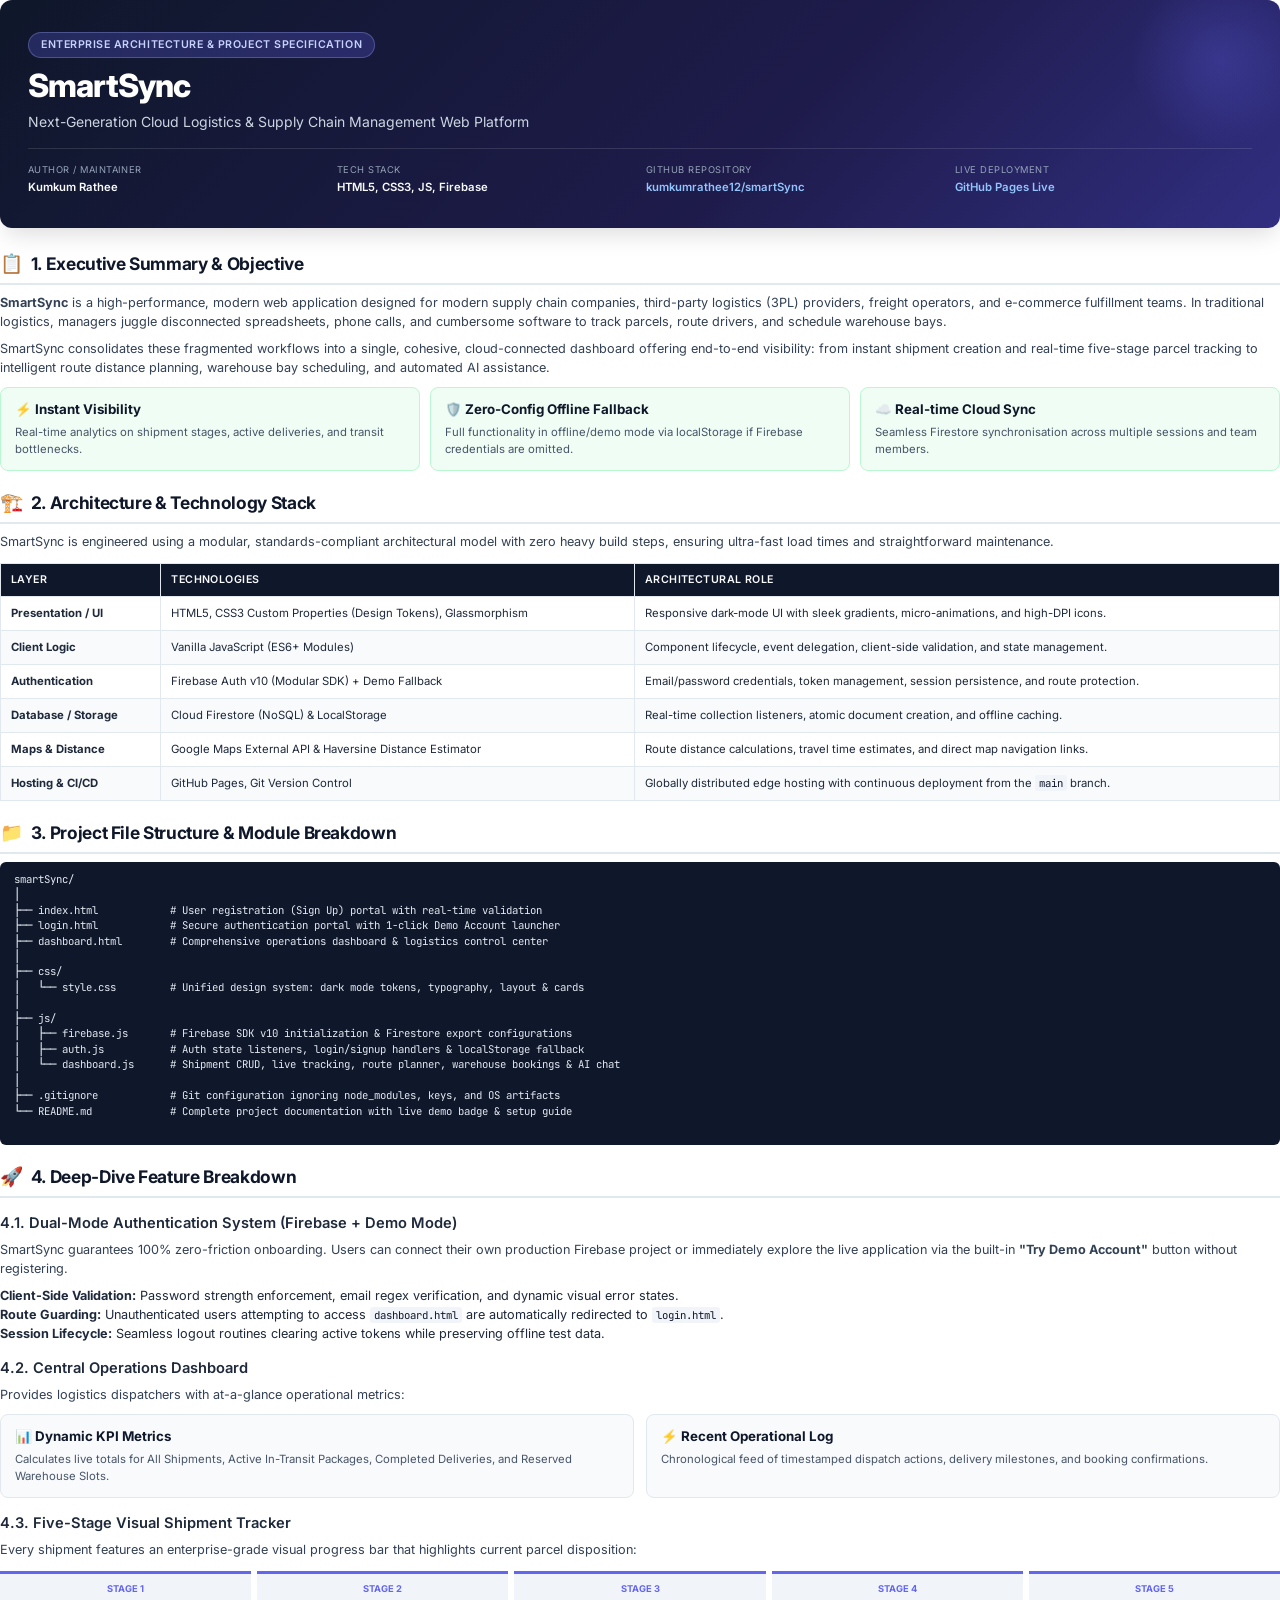
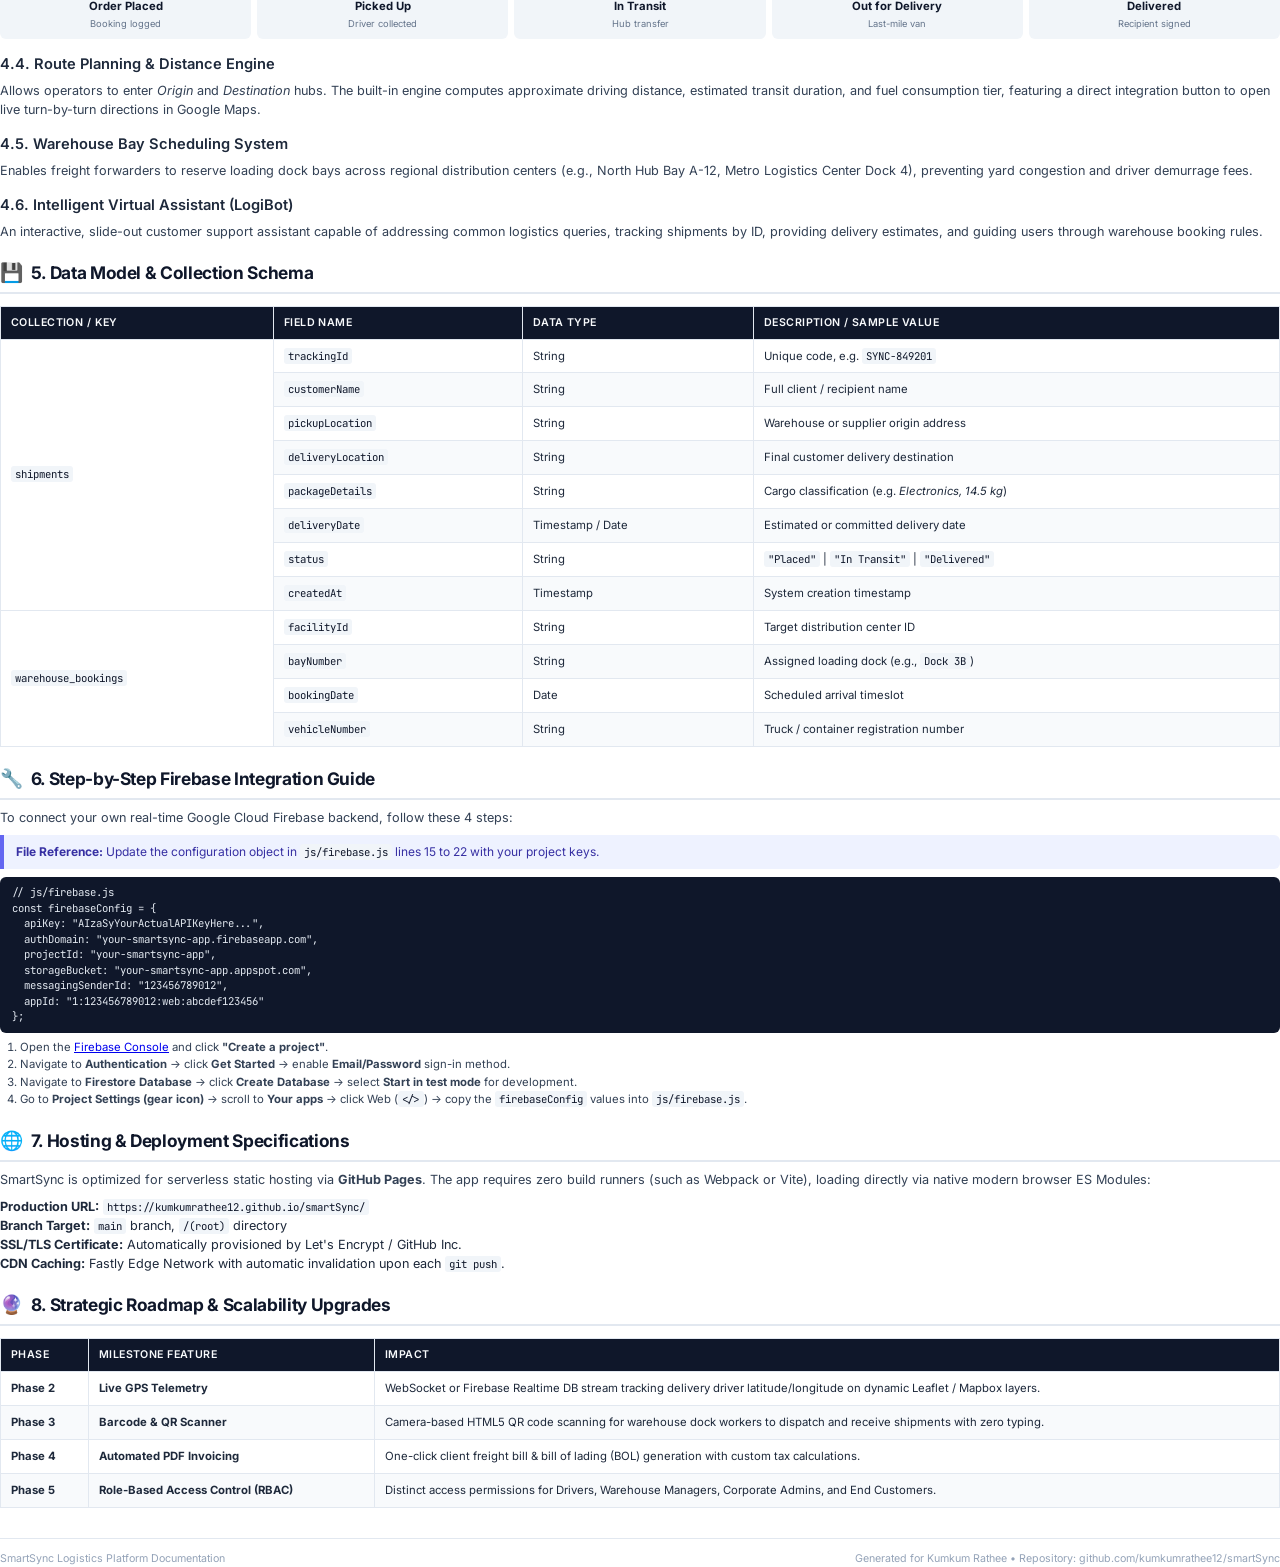
<file: SmartSync_Project_Documentation.html>
<!DOCTYPE html>
<html lang="en">
<head>
  <meta charset="UTF-8">
  <title>SmartSync Logistics Platform – Project Documentation</title>
  <style>
    @import url('https://fonts.googleapis.com/css2?family=Inter:wght@300;400;500;600;700;800&family=JetBrains+Mono:wght@400;500&display=swap');

    @page {
      size: A4;
      margin: 12mm 14mm 12mm 14mm;
      @bottom-right {
        content: counter(page);
        font-family: 'Inter', sans-serif;
        font-size: 8.5pt;
        color: #64748b;
      }
    }

    * {
      box-sizing: border-box;
      margin: 0;
      padding: 0;
    }

    body {
      font-family: 'Inter', -apple-system, BlinkMacSystemFont, "Segoe UI", Roboto, sans-serif;
      color: #1e293b;
      background-color: #ffffff;
      line-height: 1.5;
      font-size: 9.5pt;
      -webkit-print-color-adjust: exact;
      print-color-adjust: exact;
    }

    /* Cover / Hero Header */
    .header-hero {
      background: linear-gradient(135deg, #0f172a 0%, #1e1b4b 60%, #312e81 100%);
      color: #ffffff;
      padding: 32px 28px;
      border-radius: 12px;
      margin-bottom: 22px;
      box-shadow: 0 10px 25px -5px rgba(0,0,0,0.15);
      position: relative;
      overflow: hidden;
    }

    .header-hero::after {
      content: "";
      position: absolute;
      top: -30px;
      right: -30px;
      width: 180px;
      height: 180px;
      background: radial-gradient(circle, rgba(99, 102, 241, 0.25) 0%, transparent 70%);
      border-radius: 50%;
    }

    .badge-pill {
      display: inline-flex;
      align-items: center;
      gap: 6px;
      background: rgba(99, 102, 241, 0.25);
      border: 1px solid rgba(165, 180, 252, 0.3);
      color: #c7d2fe;
      padding: 4px 12px;
      border-radius: 9999px;
      font-size: 8pt;
      font-weight: 600;
      text-transform: uppercase;
      letter-spacing: 0.05em;
      margin-bottom: 10px;
    }

    .header-hero h1 {
      font-size: 24pt;
      font-weight: 800;
      letter-spacing: -0.03em;
      line-height: 1.15;
      margin-bottom: 6px;
    }

    .header-hero .subtitle {
      font-size: 10.5pt;
      color: #cbd5e1;
      max-width: 680px;
      margin-bottom: 16px;
      font-weight: 400;
    }

    .meta-grid {
      display: grid;
      grid-template-columns: repeat(4, 1fr);
      gap: 12px;
      border-top: 1px solid rgba(255,255,255,0.12);
      padding-top: 14px;
    }

    .meta-item .meta-label {
      font-size: 7pt;
      text-transform: uppercase;
      letter-spacing: 0.05em;
      color: #94a3b8;
      margin-bottom: 2px;
    }

    .meta-item .meta-val {
      font-size: 8.5pt;
      font-weight: 600;
      color: #f8fafc;
    }

    .meta-item a {
      color: #93c5fd;
      text-decoration: none;
    }

    /* Typography & Sections */
    h2 {
      font-size: 13pt;
      font-weight: 700;
      color: #0f172a;
      letter-spacing: -0.02em;
      margin: 18px 0 8px 0;
      display: flex;
      align-items: center;
      gap: 8px;
      border-bottom: 2px solid #e2e8f0;
      padding-bottom: 5px;
      break-after: avoid;
      page-break-after: avoid;
    }

    h2 .icon {
      font-size: 14pt;
    }

    h3 {
      font-size: 11pt;
      font-weight: 600;
      color: #1e293b;
      margin: 14px 0 6px 0;
    }

    p {
      margin-bottom: 8px;
      color: #334155;
      font-size: 9.5pt;
    }

    /* Cards & Grids */
    .card-grid-2 {
      display: grid;
      grid-template-columns: 1fr 1fr;
      gap: 12px;
      margin: 10px 0;
    }

    .card-grid-3 {
      display: grid;
      grid-template-columns: 1fr 1fr 1fr;
      gap: 10px;
      margin: 10px 0;
    }

    .feature-card {
      background: #f8fafc;
      border: 1px solid #e2e8f0;
      border-radius: 8px;
      padding: 12px 14px;
      page-break-inside: avoid;
    }

    .feature-card.highlight {
      background: #f0fdf4;
      border-color: #bbf7d0;
    }

    .feature-card-header {
      display: flex;
      align-items: center;
      gap: 8px;
      font-weight: 700;
      font-size: 10pt;
      color: #0f172a;
      margin-bottom: 4px;
    }

    .feature-card p {
      font-size: 8.5pt;
      color: #475569;
      margin-bottom: 0;
    }

    /* Tables */
    table {
      width: 100%;
      border-collapse: collapse;
      margin: 12px 0;
      font-size: 8.5pt;
      page-break-inside: avoid;
    }

    th, td {
      padding: 8px 10px;
      text-align: left;
      border: 1px solid #e2e8f0;
    }

    th {
      background-color: #0f172a;
      color: #f8fafc;
      font-weight: 600;
      font-size: 8pt;
      text-transform: uppercase;
      letter-spacing: 0.04em;
    }

    tr:nth-child(even) {
      background-color: #f8fafc;
    }

    .tag {
      display: inline-block;
      padding: 2px 7px;
      border-radius: 4px;
      font-size: 7.5pt;
      font-weight: 600;
    }

    .tag-blue { background: #dbeafe; color: #1e40af; }
    .tag-green { background: #dcfce7; color: #166534; }
    .tag-purple { background: #f3e8ff; color: #6b21a8; }
    .tag-amber { background: #fef3c7; color: #92400e; }

    /* Code blocks */
    pre, code {
      font-family: 'JetBrains Mono', Consolas, monospace;
      font-size: 8pt;
    }

    pre {
      background: #0f172a;
      color: #e2e8f0;
      padding: 10px 14px;
      border-radius: 6px;
      margin: 8px 0;
      overflow-x: auto;
      line-height: 1.45;
    }

    code {
      background: #f1f5f9;
      color: #0f172a;
      padding: 1px 4px;
      border-radius: 3px;
    }

    pre code {
      background: transparent;
      color: inherit;
      padding: 0;
    }

    /* Flow / Pipeline diagram */
    .flow-steps {
      display: flex;
      justify-content: space-between;
      gap: 6px;
      margin: 12px 0;
      page-break-inside: avoid;
    }

    .flow-step {
      flex: 1;
      background: #f1f5f9;
      border-top: 3px solid #6366f1;
      border-radius: 0 0 6px 6px;
      padding: 8px 10px;
      text-align: center;
    }

    .flow-step-num {
      font-size: 7pt;
      font-weight: 700;
      color: #6366f1;
      text-transform: uppercase;
    }

    .flow-step-title {
      font-size: 8.5pt;
      font-weight: 700;
      color: #0f172a;
      margin: 2px 0;
    }

    .flow-step-desc {
      font-size: 7pt;
      color: #64748b;
    }

    .callout {
      border-left: 4px solid #6366f1;
      background: #eef2ff;
      padding: 10px 14px;
      border-radius: 0 6px 6px 0;
      margin: 12px 0;
      font-size: 9pt;
      color: #3730a3;
    }

    .page-break {
      page-break-before: always;
    }

    .footer-note {
      margin-top: 30px;
      padding-top: 12px;
      border-top: 1px solid #e2e8f0;
      font-size: 8pt;
      color: #94a3b8;
      display: flex;
      justify-content: space-between;
    }
  </style>
</head>
<body>

  <!-- HERO COVER -->
  <div class="header-hero">
    <div class="badge-pill">Enterprise Architecture & Project Specification</div>
    <h1>SmartSync</h1>
    <div class="subtitle">Next-Generation Cloud Logistics & Supply Chain Management Web Platform</div>
    
    <div class="meta-grid">
      <div class="meta-item">
        <div class="meta-label">Author / Maintainer</div>
        <div class="meta-val">Kumkum Rathee</div>
      </div>
      <div class="meta-item">
        <div class="meta-label">Tech Stack</div>
        <div class="meta-val">HTML5, CSS3, JS, Firebase</div>
      </div>
      <div class="meta-item">
        <div class="meta-label">GitHub Repository</div>
        <div class="meta-val"><a href="https://github.com/kumkumrathee12/smartSync">kumkumrathee12/smartSync</a></div>
      </div>
      <div class="meta-item">
        <div class="meta-label">Live Deployment</div>
        <div class="meta-val"><a href="https://kumkumrathee12.github.io/smartSync/">GitHub Pages Live</a></div>
      </div>
    </div>
  </div>

  <!-- 1. EXECUTIVE SUMMARY & PROBLEM STATEMENT -->
  <h2><span class="icon">📋</span> 1. Executive Summary & Objective</h2>
  <p>
    <strong>SmartSync</strong> is a high-performance, modern web application designed for modern supply chain companies, third-party logistics (3PL) providers, freight operators, and e-commerce fulfillment teams. In traditional logistics, managers juggle disconnected spreadsheets, phone calls, and cumbersome software to track parcels, route drivers, and schedule warehouse bays.
  </p>
  <p>
    SmartSync consolidates these fragmented workflows into a single, cohesive, cloud-connected dashboard offering end-to-end visibility: from instant shipment creation and real-time five-stage parcel tracking to intelligent route distance planning, warehouse bay scheduling, and automated AI assistance.
  </p>

  <div class="card-grid-3">
    <div class="feature-card highlight">
      <div class="feature-card-header">⚡ Instant Visibility</div>
      <p>Real-time analytics on shipment stages, active deliveries, and transit bottlenecks.</p>
    </div>
    <div class="feature-card highlight">
      <div class="feature-card-header">🛡️ Zero-Config Offline Fallback</div>
      <p>Full functionality in offline/demo mode via localStorage if Firebase credentials are omitted.</p>
    </div>
    <div class="feature-card highlight">
      <div class="feature-card-header">☁️ Real-time Cloud Sync</div>
      <p>Seamless Firestore synchronisation across multiple sessions and team members.</p>
    </div>
  </div>

  <div class="page-break"></div>

  <!-- 2. SYSTEM ARCHITECTURE & TECH STACK -->
  <h2><span class="icon">🏗️</span> 2. Architecture & Technology Stack</h2>
  <p>
    SmartSync is engineered using a modular, standards-compliant architectural model with zero heavy build steps, ensuring ultra-fast load times and straightforward maintenance.
  </p>

  <table>
    <thead>
      <tr>
        <th>Layer</th>
        <th>Technologies</th>
        <th>Architectural Role</th>
      </tr>
    </thead>
    <tbody>
      <tr>
        <td><strong>Presentation / UI</strong></td>
        <td>HTML5, CSS3 Custom Properties (Design Tokens), Glassmorphism</td>
        <td>Responsive dark-mode UI with sleek gradients, micro-animations, and high-DPI icons.</td>
      </tr>
      <tr>
        <td><strong>Client Logic</strong></td>
        <td>Vanilla JavaScript (ES6+ Modules)</td>
        <td>Component lifecycle, event delegation, client-side validation, and state management.</td>
      </tr>
      <tr>
        <td><strong>Authentication</strong></td>
        <td>Firebase Auth v10 (Modular SDK) + Demo Fallback</td>
        <td>Email/password credentials, token management, session persistence, and route protection.</td>
      </tr>
      <tr>
        <td><strong>Database / Storage</strong></td>
        <td>Cloud Firestore (NoSQL) & LocalStorage</td>
        <td>Real-time collection listeners, atomic document creation, and offline caching.</td>
      </tr>
      <tr>
        <td><strong>Maps & Distance</strong></td>
        <td>Google Maps External API & Haversine Distance Estimator</td>
        <td>Route distance calculations, travel time estimates, and direct map navigation links.</td>
      </tr>
      <tr>
        <td><strong>Hosting & CI/CD</strong></td>
        <td>GitHub Pages, Git Version Control</td>
        <td>Globally distributed edge hosting with continuous deployment from the <code>main</code> branch.</td>
      </tr>
    </tbody>
  </table>

  <!-- 3. PROJECT DIRECTORY STRUCTURE -->
  <h2><span class="icon">📁</span> 3. Project File Structure & Module Breakdown</h2>
  <pre>
smartSync/
│
├── index.html            # User registration (Sign Up) portal with real-time validation
├── login.html            # Secure authentication portal with 1-click Demo Account launcher
├── dashboard.html        # Comprehensive operations dashboard & logistics control center
│
├── css/
│   └── style.css         # Unified design system: dark mode tokens, typography, layout & cards
│
├── js/
│   ├── firebase.js       # Firebase SDK v10 initialization & Firestore export configurations
│   ├── auth.js           # Auth state listeners, login/signup handlers & localStorage fallback
│   └── dashboard.js      # Shipment CRUD, live tracking, route planner, warehouse bookings & AI chat
│
├── .gitignore            # Git configuration ignoring node_modules, keys, and OS artifacts
└── README.md             # Complete project documentation with live demo badge & setup guide
  </pre>

  <div class="page-break"></div>

  <!-- 4. CORE FEATURES & FUNCTIONAL SPECIFICATION -->
  <h2><span class="icon">🚀</span> 4. Deep-Dive Feature Breakdown</h2>

  <h3>4.1. Dual-Mode Authentication System (Firebase + Demo Mode)</h3>
  <p>
    SmartSync guarantees 100% zero-friction onboarding. Users can connect their own production Firebase project or immediately explore the live application via the built-in <strong>"Try Demo Account"</strong> button without registering.
  </p>
  <ul>
    <li><strong>Client-Side Validation:</strong> Password strength enforcement, email regex verification, and dynamic visual error states.</li>
    <li><strong>Route Guarding:</strong> Unauthenticated users attempting to access <code>dashboard.html</code> are automatically redirected to <code>login.html</code>.</li>
    <li><strong>Session Lifecycle:</strong> Seamless logout routines clearing active tokens while preserving offline test data.</li>
  </ul>

  <h3>4.2. Central Operations Dashboard</h3>
  <p>
    Provides logistics dispatchers with at-a-glance operational metrics:
  </p>
  <div class="card-grid-2">
    <div class="feature-card">
      <div class="feature-card-header">📊 Dynamic KPI Metrics</div>
      <p>Calculates live totals for All Shipments, Active In-Transit Packages, Completed Deliveries, and Reserved Warehouse Slots.</p>
    </div>
    <div class="feature-card">
      <div class="feature-card-header">⚡ Recent Operational Log</div>
      <p>Chronological feed of timestamped dispatch actions, delivery milestones, and booking confirmations.</p>
    </div>
  </div>

  <h3>4.3. Five-Stage Visual Shipment Tracker</h3>
  <p>
    Every shipment features an enterprise-grade visual progress bar that highlights current parcel disposition:
  </p>

  <div class="flow-steps">
    <div class="flow-step">
      <div class="flow-step-num">Stage 1</div>
      <div class="flow-step-title">Order Placed</div>
      <div class="flow-step-desc">Booking logged</div>
    </div>
    <div class="flow-step">
      <div class="flow-step-num">Stage 2</div>
      <div class="flow-step-title">Picked Up</div>
      <div class="flow-step-desc">Driver collected</div>
    </div>
    <div class="flow-step">
      <div class="flow-step-num">Stage 3</div>
      <div class="flow-step-title">In Transit</div>
      <div class="flow-step-desc">Hub transfer</div>
    </div>
    <div class="flow-step">
      <div class="flow-step-num">Stage 4</div>
      <div class="flow-step-title">Out for Delivery</div>
      <div class="flow-step-desc">Last-mile van</div>
    </div>
    <div class="flow-step">
      <div class="flow-step-num">Stage 5</div>
      <div class="flow-step-title">Delivered</div>
      <div class="flow-step-desc">Recipient signed</div>
    </div>
  </div>

  <h3>4.4. Route Planning & Distance Engine</h3>
  <p>
    Allows operators to enter <em>Origin</em> and <em>Destination</em> hubs. The built-in engine computes approximate driving distance, estimated transit duration, and fuel consumption tier, featuring a direct integration button to open live turn-by-turn directions in Google Maps.
  </p>

  <h3>4.5. Warehouse Bay Scheduling System</h3>
  <p>
    Enables freight forwarders to reserve loading dock bays across regional distribution centers (e.g., North Hub Bay A-12, Metro Logistics Center Dock 4), preventing yard congestion and driver demurrage fees.
  </p>

  <h3>4.6. Intelligent Virtual Assistant (LogiBot)</h3>
  <p>
    An interactive, slide-out customer support assistant capable of addressing common logistics queries, tracking shipments by ID, providing delivery estimates, and guiding users through warehouse booking rules.
  </p>

  <div class="page-break"></div>

  <!-- 5. DATA SCHEMA & FIRESTORE SPECIFICATION -->
  <h2><span class="icon">💾</span> 5. Data Model & Collection Schema</h2>

  <table>
    <thead>
      <tr>
        <th>Collection / Key</th>
        <th>Field Name</th>
        <th>Data Type</th>
        <th>Description / Sample Value</th>
      </tr>
    </thead>
    <tbody>
      <tr>
        <td rowspan="8"><code>shipments</code></td>
        <td><code>trackingId</code></td>
        <td>String</td>
        <td>Unique code, e.g. <code>SYNC-849201</code></td>
      </tr>
      <tr>
        <td><code>customerName</code></td>
        <td>String</td>
        <td>Full client / recipient name</td>
      </tr>
      <tr>
        <td><code>pickupLocation</code></td>
        <td>String</td>
        <td>Warehouse or supplier origin address</td>
      </tr>
      <tr>
        <td><code>deliveryLocation</code></td>
        <td>String</td>
        <td>Final customer delivery destination</td>
      </tr>
      <tr>
        <td><code>packageDetails</code></td>
        <td>String</td>
        <td>Cargo classification (e.g. <em>Electronics, 14.5 kg</em>)</td>
      </tr>
      <tr>
        <td><code>deliveryDate</code></td>
        <td>Timestamp / Date</td>
        <td>Estimated or committed delivery date</td>
      </tr>
      <tr>
        <td><code>status</code></td>
        <td>String</td>
        <td><code>"Placed"</code> | <code>"In Transit"</code> | <code>"Delivered"</code></td>
      </tr>
      <tr>
        <td><code>createdAt</code></td>
        <td>Timestamp</td>
        <td>System creation timestamp</td>
      </tr>
      <tr>
        <td rowspan="4"><code>warehouse_bookings</code></td>
        <td><code>facilityId</code></td>
        <td>String</td>
        <td>Target distribution center ID</td>
      </tr>
      <tr>
        <td><code>bayNumber</code></td>
        <td>String</td>
        <td>Assigned loading dock (e.g., <code>Dock 3B</code>)</td>
      </tr>
      <tr>
        <td><code>bookingDate</code></td>
        <td>Date</td>
        <td>Scheduled arrival timeslot</td>
      </tr>
      <tr>
        <td><code>vehicleNumber</code></td>
        <td>String</td>
        <td>Truck / container registration number</td>
      </tr>
    </tbody>
  </table>

  <!-- 6. FIREBASE DEPLOYMENT & SETUP GUIDE -->
  <h2><span class="icon">🔧</span> 6. Step-by-Step Firebase Integration Guide</h2>
  <p>To connect your own real-time Google Cloud Firebase backend, follow these 4 steps:</p>

  <div class="callout" style="margin: 8px 0; padding: 8px 12px;">
    <strong>File Reference:</strong> Update the configuration object in <code>js/firebase.js</code> lines 15 to 22 with your project keys.
  </div>

  <pre style="margin: 6px 0; padding: 8px 12px;"><code>// js/firebase.js
const firebaseConfig = {
  apiKey: "AIzaSyYourActualAPIKeyHere...",
  authDomain: "your-smartsync-app.firebaseapp.com",
  projectId: "your-smartsync-app",
  storageBucket: "your-smartsync-app.appspot.com",
  messagingSenderId: "123456789012",
  appId: "1:123456789012:web:abcdef123456"
};</code></pre>

  <ol style="margin-left: 20px; font-size: 8.5pt; color: #334155; line-height: 1.55;">
    <li>Open the <a href="https://console.firebase.google.com/">Firebase Console</a> and click <strong>"Create a project"</strong>.</li>
    <li>Navigate to <strong>Authentication</strong> &rarr; click <strong>Get Started</strong> &rarr; enable <strong>Email/Password</strong> sign-in method.</li>
    <li>Navigate to <strong>Firestore Database</strong> &rarr; click <strong>Create Database</strong> &rarr; select <strong>Start in test mode</strong> for development.</li>
    <li>Go to <strong>Project Settings (gear icon)</strong> &rarr; scroll to <strong>Your apps</strong> &rarr; click Web (<code>&lt;/&gt;</code>) &rarr; copy the <code>firebaseConfig</code> values into <code>js/firebase.js</code>.</li>
  </ol>

  <div class="page-break"></div>

  <!-- 7. GITHUB PAGES DEPLOYMENT SPECIFICATION -->
  <h2><span class="icon">🌐</span> 7. Hosting & Deployment Specifications</h2>
  <p>
    SmartSync is optimized for serverless static hosting via <strong>GitHub Pages</strong>. The app requires zero build runners (such as Webpack or Vite), loading directly via native modern browser ES Modules:
  </p>
  <ul>
    <li><strong>Production URL:</strong> <code>https://kumkumrathee12.github.io/smartSync/</code></li>
    <li><strong>Branch Target:</strong> <code>main</code> branch, <code>/(root)</code> directory</li>
    <li><strong>SSL/TLS Certificate:</strong> Automatically provisioned by Let's Encrypt / GitHub Inc.</li>
    <li><strong>CDN Caching:</strong> Fastly Edge Network with automatic invalidation upon each <code>git push</code>.</li>
  </ul>

  <!-- 8. FUTURE EXTENSION ROADMAP -->
  <h2><span class="icon">🔮</span> 8. Strategic Roadmap & Scalability Upgrades</h2>

  <table>
    <thead>
      <tr>
        <th>Phase</th>
        <th>Milestone Feature</th>
        <th>Impact</th>
      </tr>
    </thead>
    <tbody>
      <tr>
        <td><strong>Phase 2</strong></td>
        <td><strong>Live GPS Telemetry</strong></td>
        <td>WebSocket or Firebase Realtime DB stream tracking delivery driver latitude/longitude on dynamic Leaflet / Mapbox layers.</td>
      </tr>
      <tr>
        <td><strong>Phase 3</strong></td>
        <td><strong>Barcode & QR Scanner</strong></td>
        <td>Camera-based HTML5 QR code scanning for warehouse dock workers to dispatch and receive shipments with zero typing.</td>
      </tr>
      <tr>
        <td><strong>Phase 4</strong></td>
        <td><strong>Automated PDF Invoicing</strong></td>
        <td>One-click client freight bill & bill of lading (BOL) generation with custom tax calculations.</td>
      </tr>
      <tr>
        <td><strong>Phase 5</strong></td>
        <td><strong>Role-Based Access Control (RBAC)</strong></td>
        <td>Distinct access permissions for Drivers, Warehouse Managers, Corporate Admins, and End Customers.</td>
      </tr>
    </tbody>
  </table>

  <!-- FOOTER -->
  <div class="footer-note">
    <span>SmartSync Logistics Platform Documentation</span>
    <span>Generated for Kumkum Rathee • Repository: github.com/kumkumrathee12/smartSync</span>
  </div>

</body>
</html>
</file>
